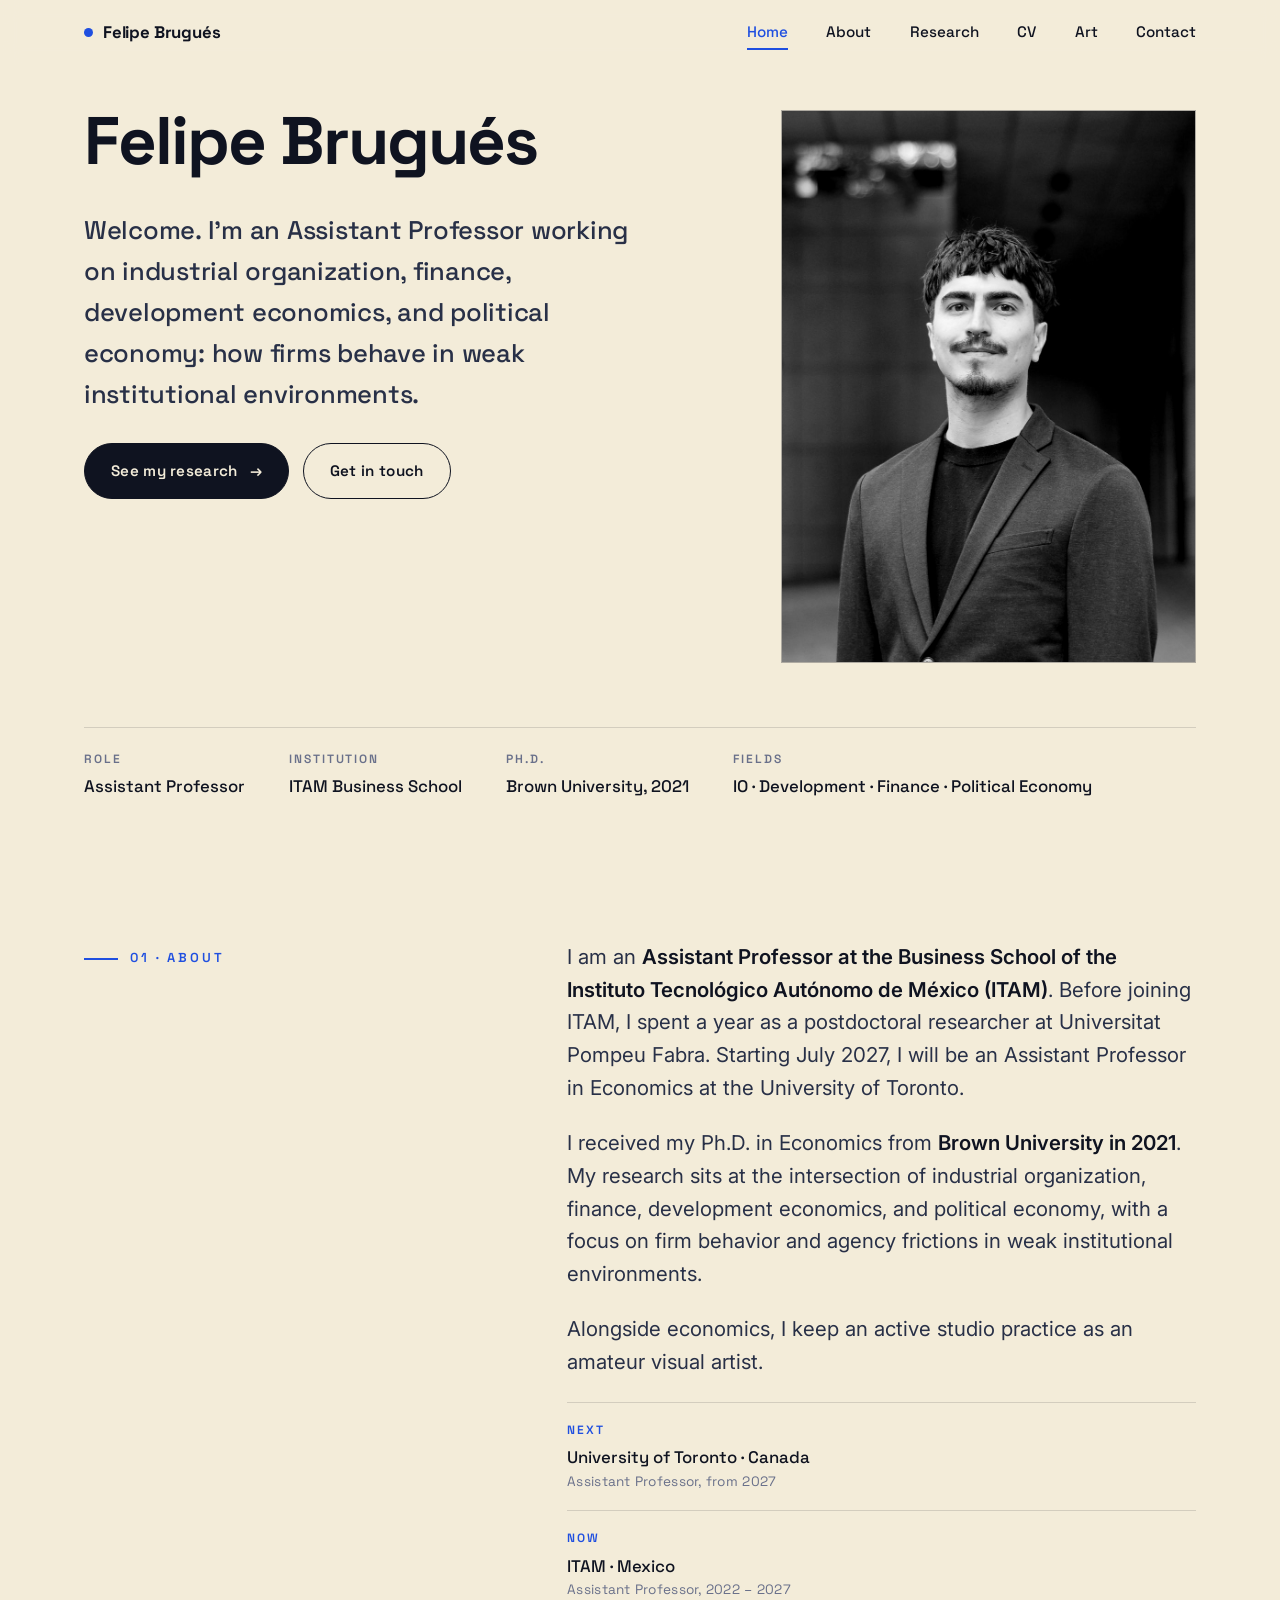
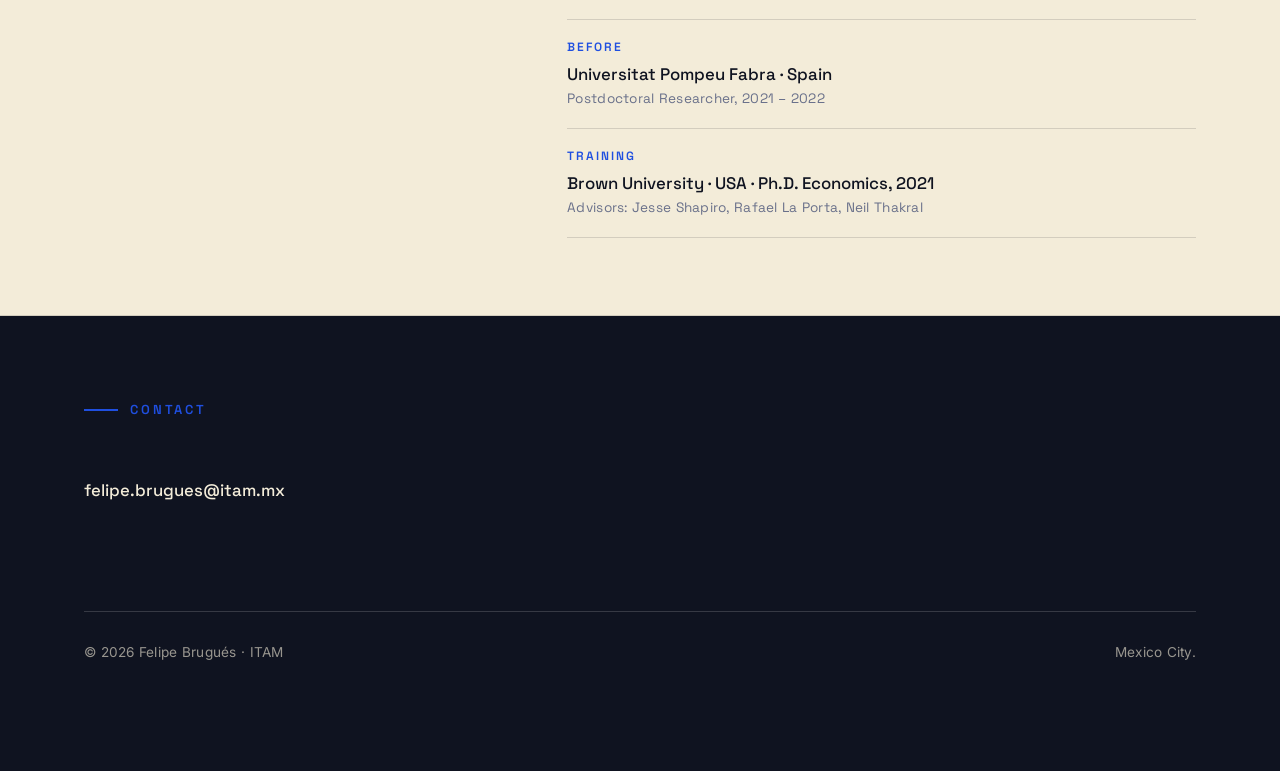
<file: index.html>
<!DOCTYPE html>
<html lang="en">
<head>
  <meta charset="UTF-8" />
  <meta name="viewport" content="width=device-width, initial-scale=1.0" />
  <meta name="theme-color" content="#f3ecd9" />
  <title>Economist: Felipe Brugués</title>
  <meta name="description" content="Felipe Brugués is an Assistant Professor of economics at ITAM, working on industrial organization, finance, development economics, and political economy." />
  <link rel="preconnect" href="https://fonts.googleapis.com" />
  <link rel="preconnect" href="https://fonts.gstatic.com" crossorigin />
  <link href="https://fonts.googleapis.com/css2?family=Inter:wght@400;500;600&family=Space+Grotesk:wght@400;500;600;700&display=swap" rel="stylesheet" />
  <link rel="stylesheet" href="assets/css/style.css?v=9" />
  <script>document.documentElement.classList.add("js");</script>
</head>
<body>

  <!-- NAV -->
  <header class="nav">
    <div class="nav__in">
      <a class="brand" href="index.html"><span class="dot"></span> Felipe Brugués</a>
      <input type="checkbox" id="nav-toggle" class="nav__cb" aria-label="Toggle menu" />
      <label class="nav__toggle" for="nav-toggle" aria-label="Menu">
        <span></span><span></span><span></span>
      </label>
      <nav class="nav__links" aria-label="Primary">
        <a href="index.html" class="active">Home</a>
        <a href="index.html#about">About</a>
        <a href="research.html">Research</a>
        <a href="cv.html">CV</a>
        <a href="art.html">Art</a>
        <a href="#contact">Contact</a>
      </nav>
    </div>
  </header>

  <main>
    <!-- HERO -->
    <section class="hero wrap">
      <div class="hero__grid">
        <div class="hero__head">
          <h1 class="hero__title">Felipe Brugués</h1>
          <p class="hero__role">
            Welcome. I'm an Assistant Professor working on industrial organization,
            finance, development economics, and political economy: how firms behave in weak
            institutional environments.
          </p>
          <div style="margin-top:28px; display:flex; gap:14px; flex-wrap:wrap;">
            <a class="btn" href="research.html">See my research <span class="arr">→</span></a>
            <a class="btn btn--ghost" href="#contact">Get in touch</a>
          </div>
        </div>

        <div class="hero__photo">
          <div class="frame">
            <img src="assets/img/felipe.jpg" alt="Felipe Brugués" />
          </div>
        </div>
      </div>

      <div class="hero__meta">
        <div class="item"><div class="k">Role</div><div class="v">Assistant Professor</div></div>
        <div class="item"><div class="k">Institution</div><div class="v">ITAM Business School</div></div>
        <div class="item"><div class="k">Ph.D.</div><div class="v">Brown University, 2021</div></div>
        <div class="item"><div class="k">Fields</div><div class="v">IO · Development · Finance · Political Economy</div></div>
      </div>
    </section>

    <!-- ABOUT -->
    <section class="section wrap" id="about">
      <div class="about__grid">
        <div>
          <span class="eyebrow reveal">01 · About</span>
        </div>
        <div class="about__body reveal" data-d="1">
          <p>
            I am an <strong>Assistant Professor at the Business School of the Instituto
            Tecnológico Autónomo de México (ITAM)</strong>. Before joining ITAM, I spent a year
            as a postdoctoral researcher at Universitat Pompeu Fabra. Starting July 2027, 
            I will be an Assistant Professor in Economics at the University of Toronto.
          </p>
          <p>
            I received my Ph.D. in Economics from <strong>Brown University in 2021</strong>. My
            research sits at the intersection of industrial organization, finance, development economics,
            and political economy, with a focus on firm behavior and agency frictions in weak
            institutional environments.
          </p>
          <p>
            Alongside economics, I keep an active studio practice as an amateur visual artist.
          </p>

          <div class="about__facts">
            <div class="fact"><span class="k">Next</span><span class="v">University of Toronto · Canada <small>Assistant Professor, from 2027</small></span></div>
            <div class="fact"><span class="k">Now</span><span class="v">ITAM · Mexico <small>Assistant Professor, 2022 – 2027</small></span></div>
            <div class="fact"><span class="k">Before</span><span class="v">Universitat Pompeu Fabra · Spain <small>Postdoctoral Researcher, 2021 – 2022</small></span></div>
            <div class="fact"><span class="k">Training</span><span class="v">Brown University · USA · Ph.D. Economics, 2021 <small>Advisors: Jesse Shapiro, Rafael La Porta, Neil Thakral</small></span></div>
          </div>
        </div>
      </div>
    </section>

    <hr class="divider" />

    <!-- CONTACT (dark) -->
    <section class="section dark" id="contact">
      <div class="wrap">
        <span class="eyebrow reveal">Contact</span>

        <div class="reveal" data-d="1" style="margin-top: clamp(34px,5vw,56px);">
          <div class="contact__row">
            <a href="mailto:felipe.brugues@itam.mx">felipe.brugues@itam.mx</a>
          </div>
        </div>

        <div class="foot">
          <small>© <span data-year>2026</span> Felipe Brugués · ITAM</small>
          <small>Mexico City.</small>
        </div>
      </div>
    </section>
  </main>

  <script src="assets/js/main.js?v=9"></script>
</body>
</html>
</file>
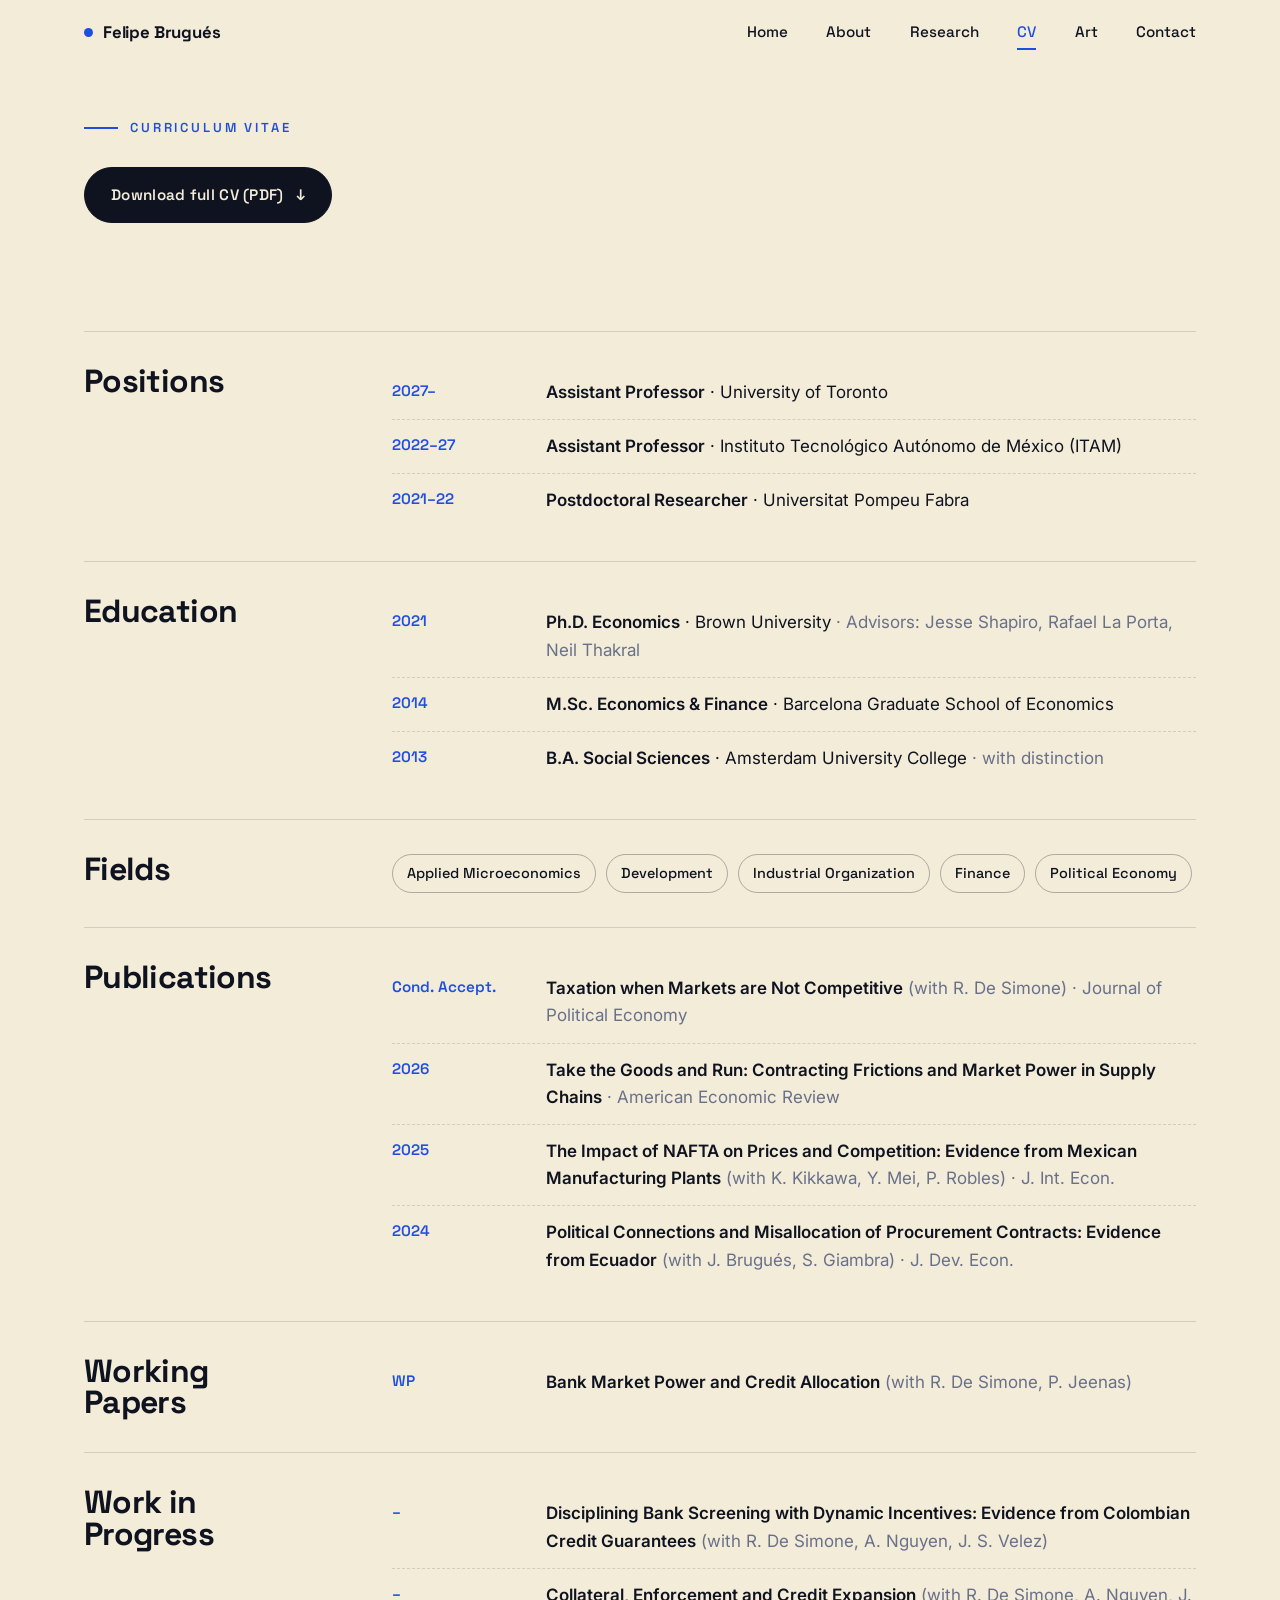
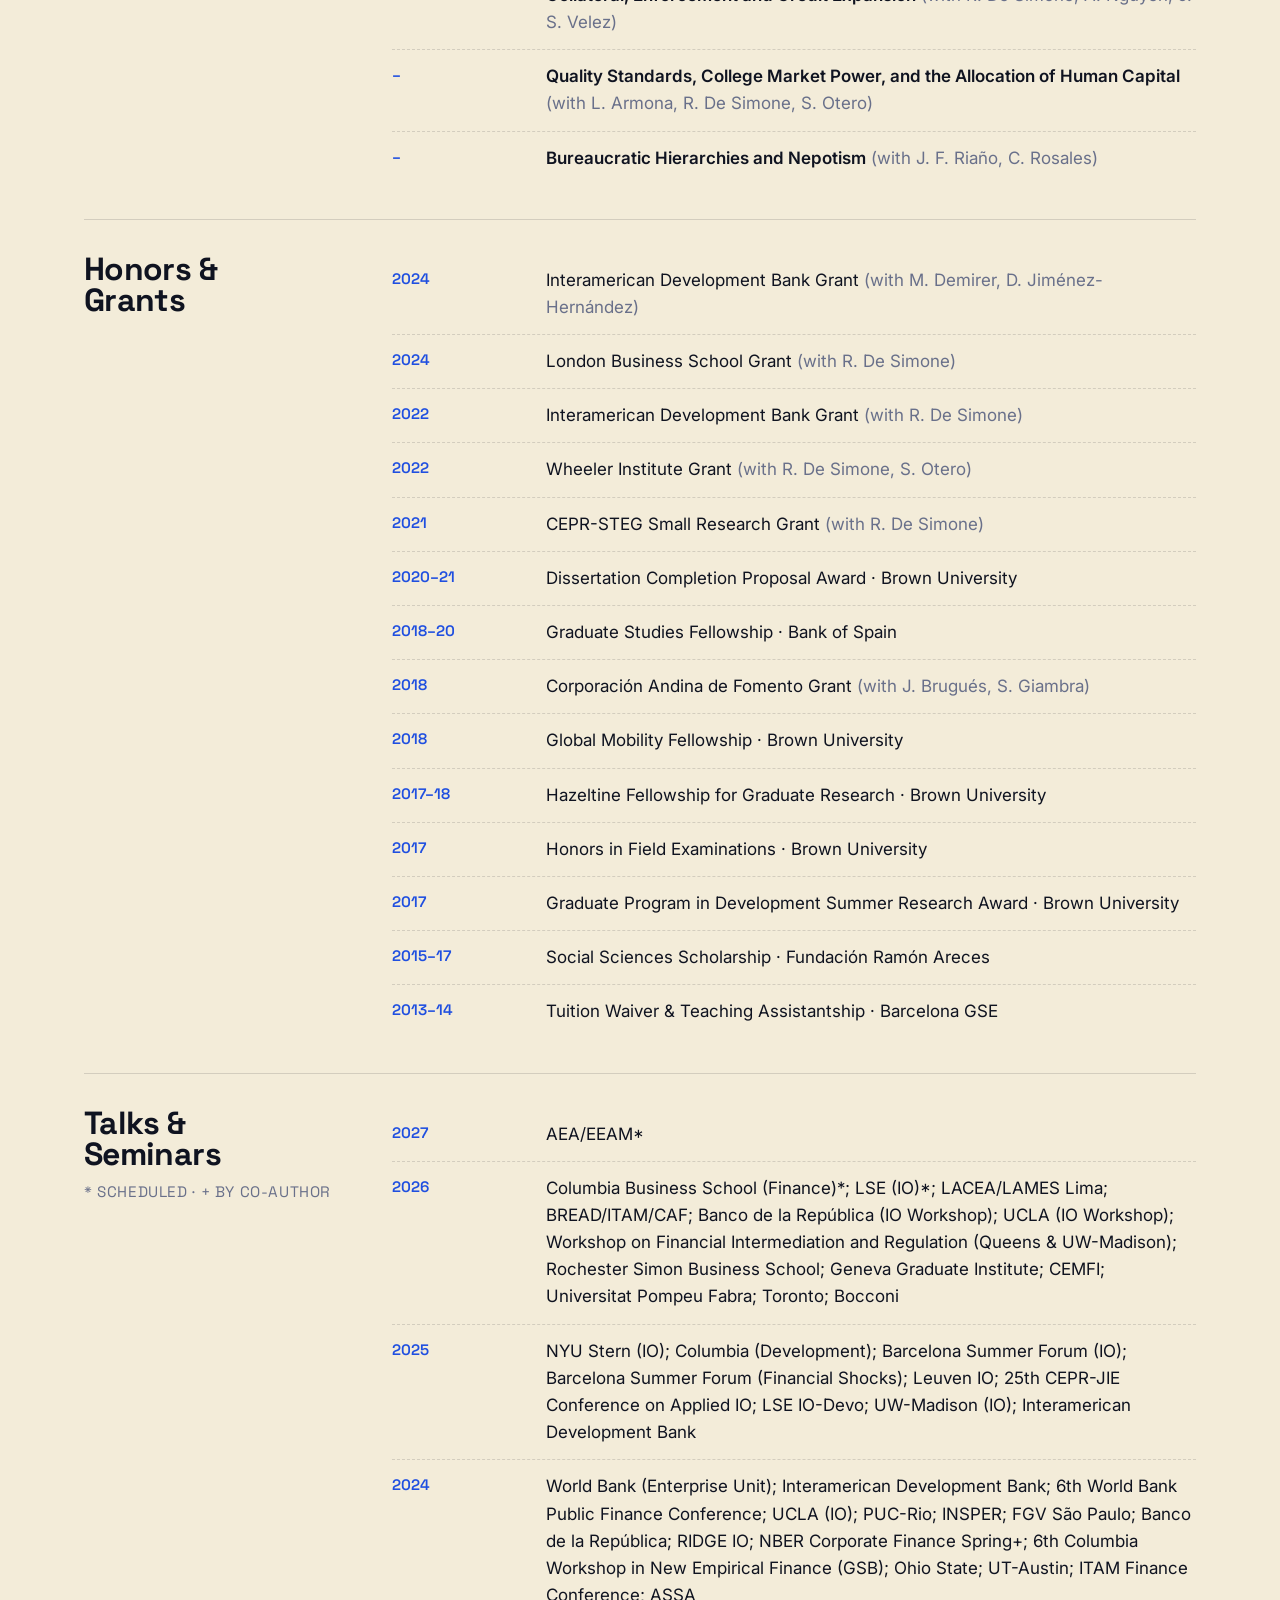
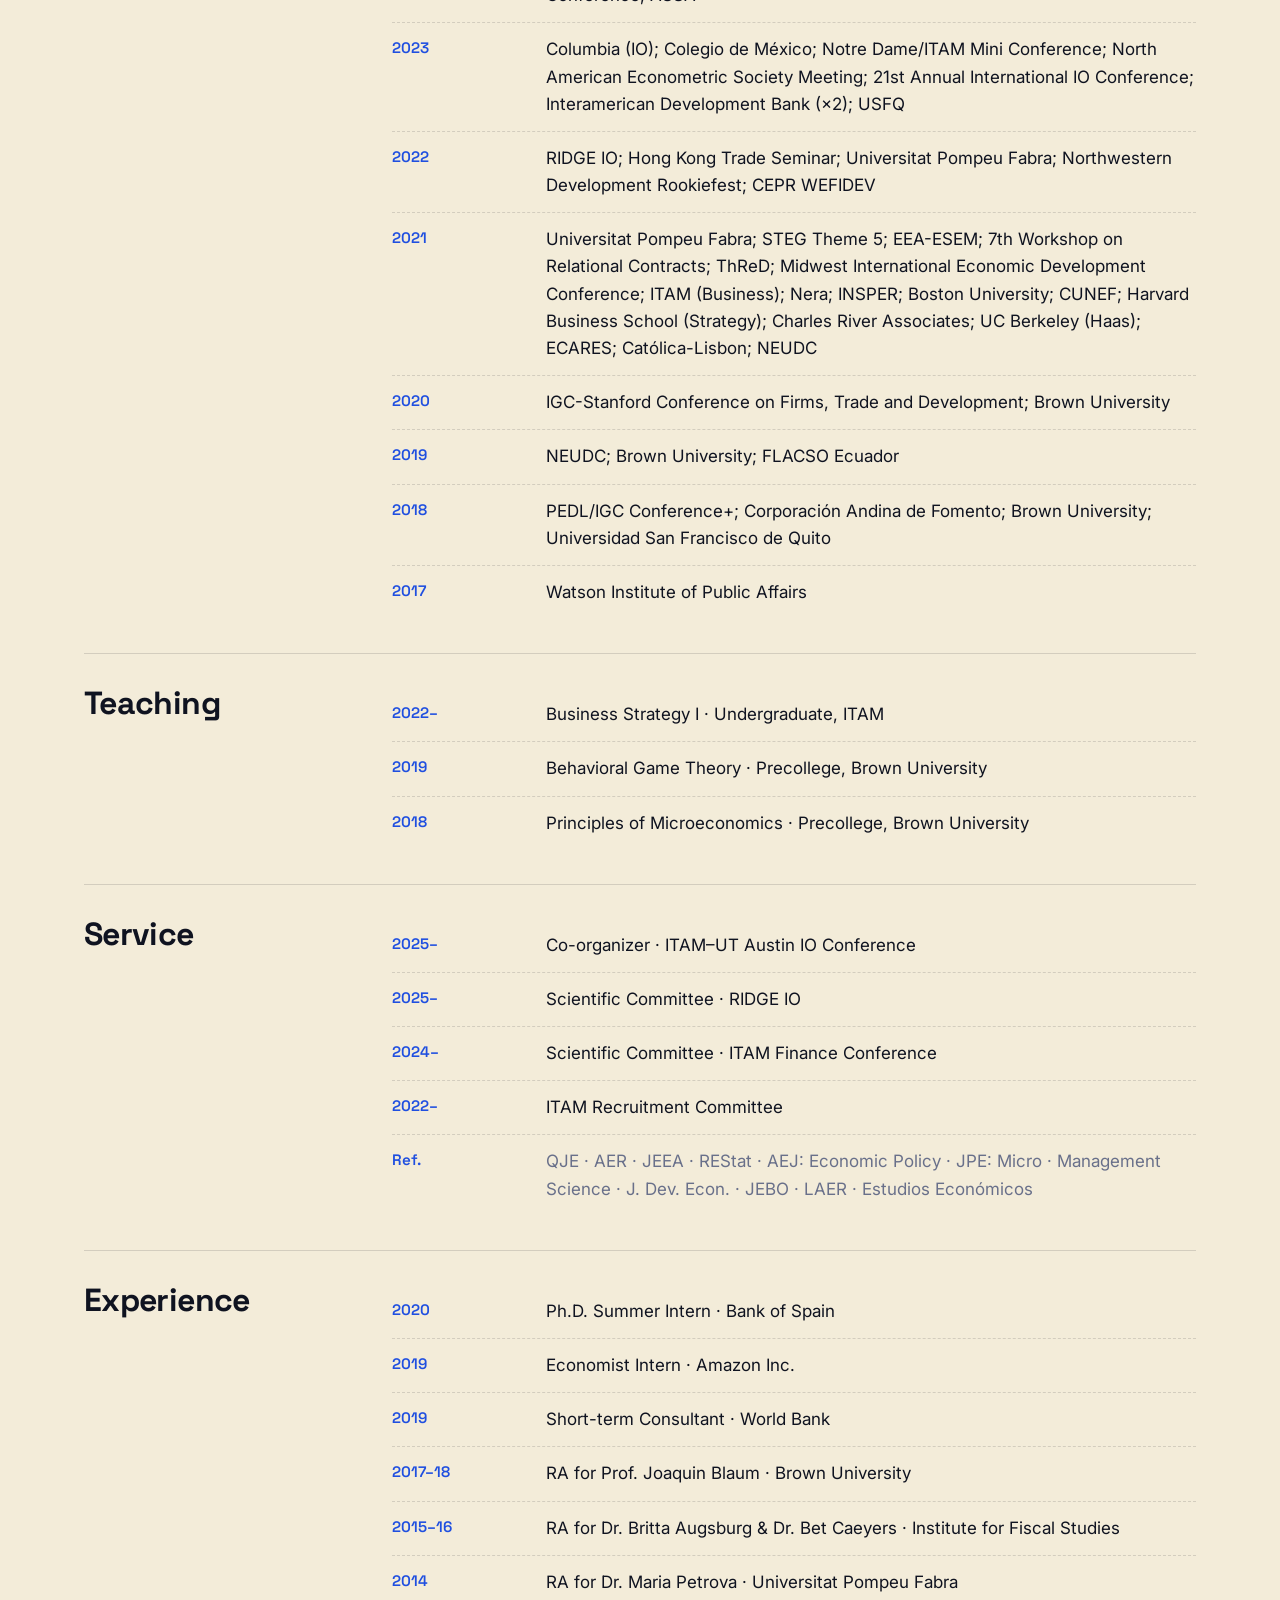
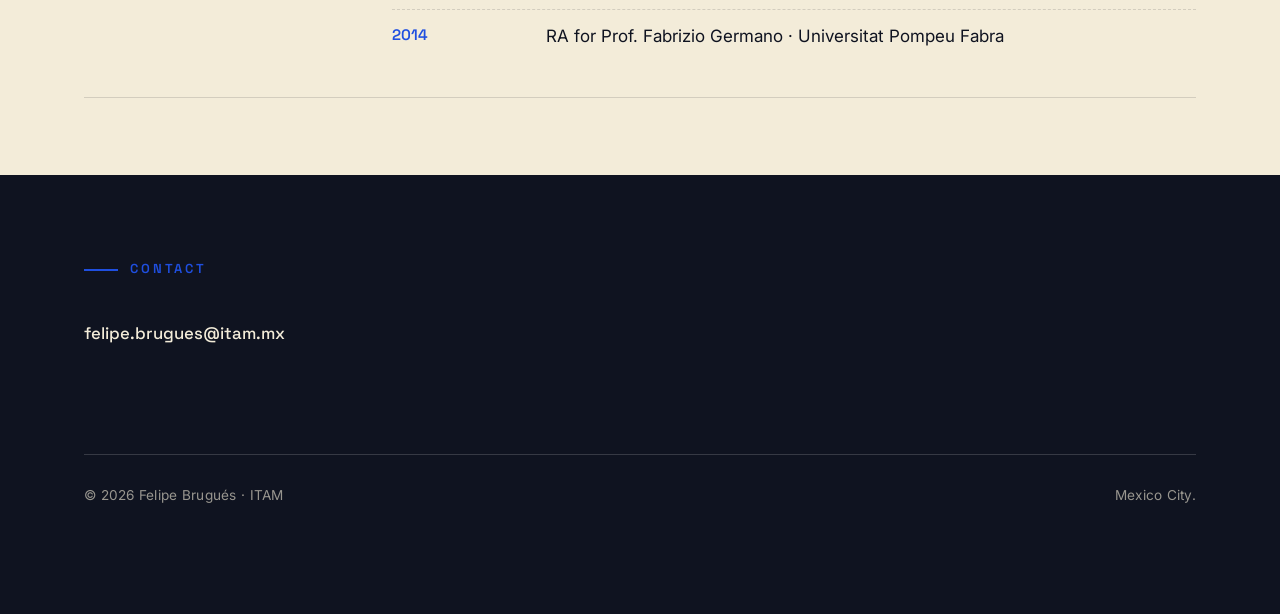
<file: cv.html>
<!DOCTYPE html>
<html lang="en">
<head>
  <meta charset="UTF-8" />
  <meta name="viewport" content="width=device-width, initial-scale=1.0" />
  <meta name="theme-color" content="#f3ecd9" />
  <title>CV: Felipe Brugués</title>
  <meta name="description" content="Curriculum vitae of Felipe Brugués: positions, education, awards, teaching, service, and experience." />
  <link rel="preconnect" href="https://fonts.googleapis.com" />
  <link rel="preconnect" href="https://fonts.gstatic.com" crossorigin />
  <link href="https://fonts.googleapis.com/css2?family=Inter:wght@400;500;600&family=Space+Grotesk:wght@400;500;600;700&display=swap" rel="stylesheet" />
  <link rel="stylesheet" href="assets/css/style.css?v=9" />
  <script>document.documentElement.classList.add("js");</script>
</head>
<body>

  <header class="nav">
    <div class="nav__in">
      <a class="brand" href="index.html"><span class="dot"></span> Felipe Brugués</a>
      <input type="checkbox" id="nav-toggle" class="nav__cb" aria-label="Toggle menu" />
      <label class="nav__toggle" for="nav-toggle" aria-label="Menu">
        <span></span><span></span><span></span>
      </label>
      <nav class="nav__links" aria-label="Primary">
        <a href="index.html">Home</a>
        <a href="index.html#about">About</a>
        <a href="research.html">Research</a>
        <a href="cv.html" class="active">CV</a>
        <a href="art.html">Art</a>
        <a href="#contact">Contact</a>
      </nav>
    </div>
  </header>

  <main>
    <!-- HEAD -->
    <section class="hero wrap" style="padding-bottom: clamp(24px,4vw,48px);">
      <span class="eyebrow reveal">Curriculum Vitae</span>
      <div class="reveal" data-d="3" style="margin-top:28px;">
        <a class="btn" href="https://fbrugues.github.io/files/cv/cv.pdf?v=2026-11" target="_blank" rel="noopener">
          Download full CV (PDF) <span class="arr">↓</span>
        </a>
      </div>
    </section>

    <!-- CV BODY -->
    <section class="section wrap" style="padding-top: clamp(32px,5vw,60px);">

      <div class="cv-row reveal">
        <div><h3>Positions</h3></div>
        <div>
          <div class="cv-item"><span class="yr">2027–</span><span class="d"><strong>Assistant Professor</strong> · University of Toronto </span></div>
          <div class="cv-item"><span class="yr">2022–27</span><span class="d"><strong>Assistant Professor</strong> · Instituto Tecnológico Autónomo de México (ITAM)</span></div>
          <div class="cv-item"><span class="yr">2021–22</span><span class="d"><strong>Postdoctoral Researcher</strong> · Universitat Pompeu Fabra</span></div>
        </div>
      </div>

      <div class="cv-row reveal">
        <div><h3>Education</h3></div>
        <div>
          <div class="cv-item"><span class="yr">2021</span><span class="d"><strong>Ph.D. Economics</strong> · Brown University <span>· Advisors: Jesse Shapiro, Rafael La Porta, Neil Thakral</span></span></div>
          <div class="cv-item"><span class="yr">2014</span><span class="d"><strong>M.Sc. Economics &amp; Finance</strong> · Barcelona Graduate School of Economics</span></div>
          <div class="cv-item"><span class="yr">2013</span><span class="d"><strong>B.A. Social Sciences</strong> · Amsterdam University College <span>· with distinction</span></span></div>
        </div>
      </div>

      <div class="cv-row reveal">
        <div><h3>Fields</h3></div>
        <div>
          <div class="cv-tags">
            <span>Applied Microeconomics</span><span>Development</span>
            <span>Industrial Organization</span><span>Finance</span><span>Political Economy</span>
          </div>
        </div>
      </div>

      <div class="cv-row reveal">
        <div><h3>Publications</h3></div>
        <div>
          <div class="cv-item"><span class="yr">Cond. Accept.</span><span class="d"><strong>Taxation when Markets are Not Competitive</strong> <span>(with R. De Simone) · Journal of Political Economy</span></span></div>
          <div class="cv-item"><span class="yr">2026</span><span class="d"><strong>Take the Goods and Run: Contracting Frictions and Market Power in Supply Chains</strong> <span> · American Economic Review</span></span></div>
          <div class="cv-item"><span class="yr">2025</span><span class="d"><strong>The Impact of NAFTA on Prices and Competition: Evidence from Mexican Manufacturing Plants</strong> <span>(with K. Kikkawa, Y. Mei, P. Robles) · J. Int. Econ.</span></span></div>
          <div class="cv-item"><span class="yr">2024</span><span class="d"><strong>Political Connections and Misallocation of Procurement Contracts: Evidence from Ecuador</strong> <span>(with J. Brugués, S. Giambra) · J. Dev. Econ.</span></span></div>
        </div>
      </div>

      <div class="cv-row reveal">
        <div><h3>Working<br>Papers</h3></div>
        <div>
          <div class="cv-item"><span class="yr">WP</span><span class="d"><strong>Bank Market Power and Credit Allocation</strong> <span>(with R. De Simone, P. Jeenas)</span></span></div>
        </div>
      </div>

      <div class="cv-row reveal">
        <div><h3>Work in<br>Progress</h3></div>
        <div>
          <div class="cv-item"><span class="yr">–</span><span class="d"><strong>Disciplining Bank Screening with Dynamic Incentives: Evidence from Colombian Credit Guarantees</strong> <span>(with R. De Simone, A. Nguyen, J. S. Velez)</span></span></div>
          <div class="cv-item"><span class="yr">–</span><span class="d"><strong>Collateral, Enforcement and Credit Expansion</strong> <span>(with R. De Simone, A. Nguyen, J. S. Velez)</span></span></div>
          <div class="cv-item"><span class="yr">–</span><span class="d"><strong>Quality Standards, College Market Power, and the Allocation of Human Capital</strong> <span>(with L. Armona, R. De Simone, S. Otero)</span></span></div>
          <div class="cv-item"><span class="yr">–</span><span class="d"><strong>Bureaucratic Hierarchies and Nepotism</strong> <span>(with J. F. Riaño, C. Rosales)</span></span></div>
        </div>
      </div>

      <div class="cv-row reveal">
        <div><h3>Honors &amp;<br>Grants</h3></div>
        <div>
          <div class="cv-item"><span class="yr">2024</span><span class="d">Interamerican Development Bank Grant <span>(with M. Demirer, D. Jiménez-Hernández)</span></span></div>
          <div class="cv-item"><span class="yr">2024</span><span class="d">London Business School Grant <span>(with R. De Simone)</span></span></div>
          <div class="cv-item"><span class="yr">2022</span><span class="d">Interamerican Development Bank Grant <span>(with R. De Simone)</span></span></div>
          <div class="cv-item"><span class="yr">2022</span><span class="d">Wheeler Institute Grant <span>(with R. De Simone, S. Otero)</span></span></div>
          <div class="cv-item"><span class="yr">2021</span><span class="d">CEPR-STEG Small Research Grant <span>(with R. De Simone)</span></span></div>
          <div class="cv-item"><span class="yr">2020–21</span><span class="d">Dissertation Completion Proposal Award · Brown University</span></div>
          <div class="cv-item"><span class="yr">2018–20</span><span class="d">Graduate Studies Fellowship · Bank of Spain</span></div>
          <div class="cv-item"><span class="yr">2018</span><span class="d">Corporación Andina de Fomento Grant <span>(with J. Brugués, S. Giambra)</span></span></div>
          <div class="cv-item"><span class="yr">2018</span><span class="d">Global Mobility Fellowship · Brown University</span></div>
          <div class="cv-item"><span class="yr">2017–18</span><span class="d">Hazeltine Fellowship for Graduate Research · Brown University</span></div>
          <div class="cv-item"><span class="yr">2017</span><span class="d">Honors in Field Examinations · Brown University</span></div>
          <div class="cv-item"><span class="yr">2017</span><span class="d">Graduate Program in Development Summer Research Award · Brown University</span></div>
          <div class="cv-item"><span class="yr">2015–17</span><span class="d">Social Sciences Scholarship · Fundación Ramón Areces</span></div>
          <div class="cv-item"><span class="yr">2013–14</span><span class="d">Tuition Waiver &amp; Teaching Assistantship · Barcelona GSE</span></div>
        </div>
      </div>

      <div class="cv-row reveal">
        <div><h3>Talks &amp;<br>Seminars</h3><p class="sub">* scheduled · + by co-author</p></div>
        <div>
          <div class="cv-item"><span class="yr">2027</span><span class="d">AEA/EEAM*</span></div>
          <div class="cv-item"><span class="yr">2026</span><span class="d">Columbia Business School (Finance)*; LSE (IO)*; LACEA/LAMES Lima; BREAD/ITAM/CAF; Banco de la República (IO Workshop); UCLA (IO Workshop); Workshop on Financial Intermediation and Regulation (Queens &amp; UW-Madison); Rochester Simon Business School; Geneva Graduate Institute; CEMFI; Universitat Pompeu Fabra; Toronto; Bocconi</span></div>
          <div class="cv-item"><span class="yr">2025</span><span class="d">NYU Stern (IO); Columbia (Development); Barcelona Summer Forum (IO); Barcelona Summer Forum (Financial Shocks); Leuven IO; 25th CEPR-JIE Conference on Applied IO; LSE IO-Devo; UW-Madison (IO); Interamerican Development Bank</span></div>
          <div class="cv-item"><span class="yr">2024</span><span class="d">World Bank (Enterprise Unit); Interamerican Development Bank; 6th World Bank Public Finance Conference; UCLA (IO); PUC-Rio; INSPER; FGV São Paulo; Banco de la República; RIDGE IO; NBER Corporate Finance Spring+; 6th Columbia Workshop in New Empirical Finance (GSB); Ohio State; UT-Austin; ITAM Finance Conference; ASSA</span></div>
          <div class="cv-item"><span class="yr">2023</span><span class="d">Columbia (IO); Colegio de México; Notre Dame/ITAM Mini Conference; North American Econometric Society Meeting; 21st Annual International IO Conference; Interamerican Development Bank (×2); USFQ</span></div>
          <div class="cv-item"><span class="yr">2022</span><span class="d">RIDGE IO; Hong Kong Trade Seminar; Universitat Pompeu Fabra; Northwestern Development Rookiefest; CEPR WEFIDEV</span></div>
          <div class="cv-item"><span class="yr">2021</span><span class="d">Universitat Pompeu Fabra; STEG Theme 5; EEA-ESEM; 7th Workshop on Relational Contracts; ThReD; Midwest International Economic Development Conference; ITAM (Business); Nera; INSPER; Boston University; CUNEF; Harvard Business School (Strategy); Charles River Associates; UC Berkeley (Haas); ECARES; Católica-Lisbon; NEUDC</span></div>
          <div class="cv-item"><span class="yr">2020</span><span class="d">IGC-Stanford Conference on Firms, Trade and Development; Brown University</span></div>
          <div class="cv-item"><span class="yr">2019</span><span class="d">NEUDC; Brown University; FLACSO Ecuador</span></div>
          <div class="cv-item"><span class="yr">2018</span><span class="d">PEDL/IGC Conference+; Corporación Andina de Fomento; Brown University; Universidad San Francisco de Quito</span></div>
          <div class="cv-item"><span class="yr">2017</span><span class="d">Watson Institute of Public Affairs</span></div>
        </div>
      </div>

      <div class="cv-row reveal">
        <div><h3>Teaching</h3></div>
        <div>
          <div class="cv-item"><span class="yr">2022–</span><span class="d">Business Strategy I · Undergraduate, ITAM</span></div>
          <div class="cv-item"><span class="yr">2019</span><span class="d">Behavioral Game Theory · Precollege, Brown University</span></div>
          <div class="cv-item"><span class="yr">2018</span><span class="d">Principles of Microeconomics · Precollege, Brown University</span></div>
        </div>
      </div>


      <div class="cv-row reveal">
        <div><h3>Service</h3></div>
        <div>
          <div class="cv-item"><span class="yr">2025–</span><span class="d">Co-organizer · ITAM–UT Austin IO Conference</span></div>
          <div class="cv-item"><span class="yr">2025–</span><span class="d">Scientific Committee · RIDGE IO</span></div>
          <div class="cv-item"><span class="yr">2024–</span><span class="d">Scientific Committee · ITAM Finance Conference</span></div>
          <div class="cv-item"><span class="yr">2022–</span><span class="d">ITAM Recruitment Committee</span></div>
          <div class="cv-item"><span class="yr">Ref.</span><span class="d"><span>QJE · AER · JEEA · REStat · AEJ: Economic Policy · JPE: Micro · Management Science · J. Dev. Econ. · JEBO · LAER · Estudios Económicos</span></span></div>
        </div>
      </div>

      <div class="cv-row reveal">
        <div><h3>Experience</h3></div>
        <div>
          <div class="cv-item"><span class="yr">2020</span><span class="d">Ph.D. Summer Intern · Bank of Spain</span></div>
          <div class="cv-item"><span class="yr">2019</span><span class="d">Economist Intern · Amazon Inc.</span></div>
          <div class="cv-item"><span class="yr">2019</span><span class="d">Short-term Consultant · World Bank</span></div>
          <div class="cv-item"><span class="yr">2017–18</span><span class="d">RA for Prof. Joaquin Blaum · Brown University</span></div>
          <div class="cv-item"><span class="yr">2015–16</span><span class="d">RA for Dr. Britta Augsburg &amp; Dr. Bet Caeyers · Institute for Fiscal Studies</span></div>
          <div class="cv-item"><span class="yr">2014</span><span class="d">RA for Dr. Maria Petrova · Universitat Pompeu Fabra</span></div>
          <div class="cv-item"><span class="yr">2014</span><span class="d">RA for Prof. Fabrizio Germano · Universitat Pompeu Fabra</span></div>
        </div>
      </div>

    </section>

    <!-- CONTACT -->
    <section class="section dark" id="contact">
      <div class="wrap">
        <span class="eyebrow reveal">Contact</span>
        <div class="contact__row reveal" data-d="2">
          <a href="mailto:felipe.brugues@itam.mx">felipe.brugues@itam.mx</a>
        </div>
        <div class="foot">
          <small>© <span data-year>2026</span> Felipe Brugués · ITAM</small>
          <small>Mexico City.</small>
        </div>
      </div>
    </section>
  </main>

  <script src="assets/js/main.js?v=9"></script>
</body>
</html>
</file>
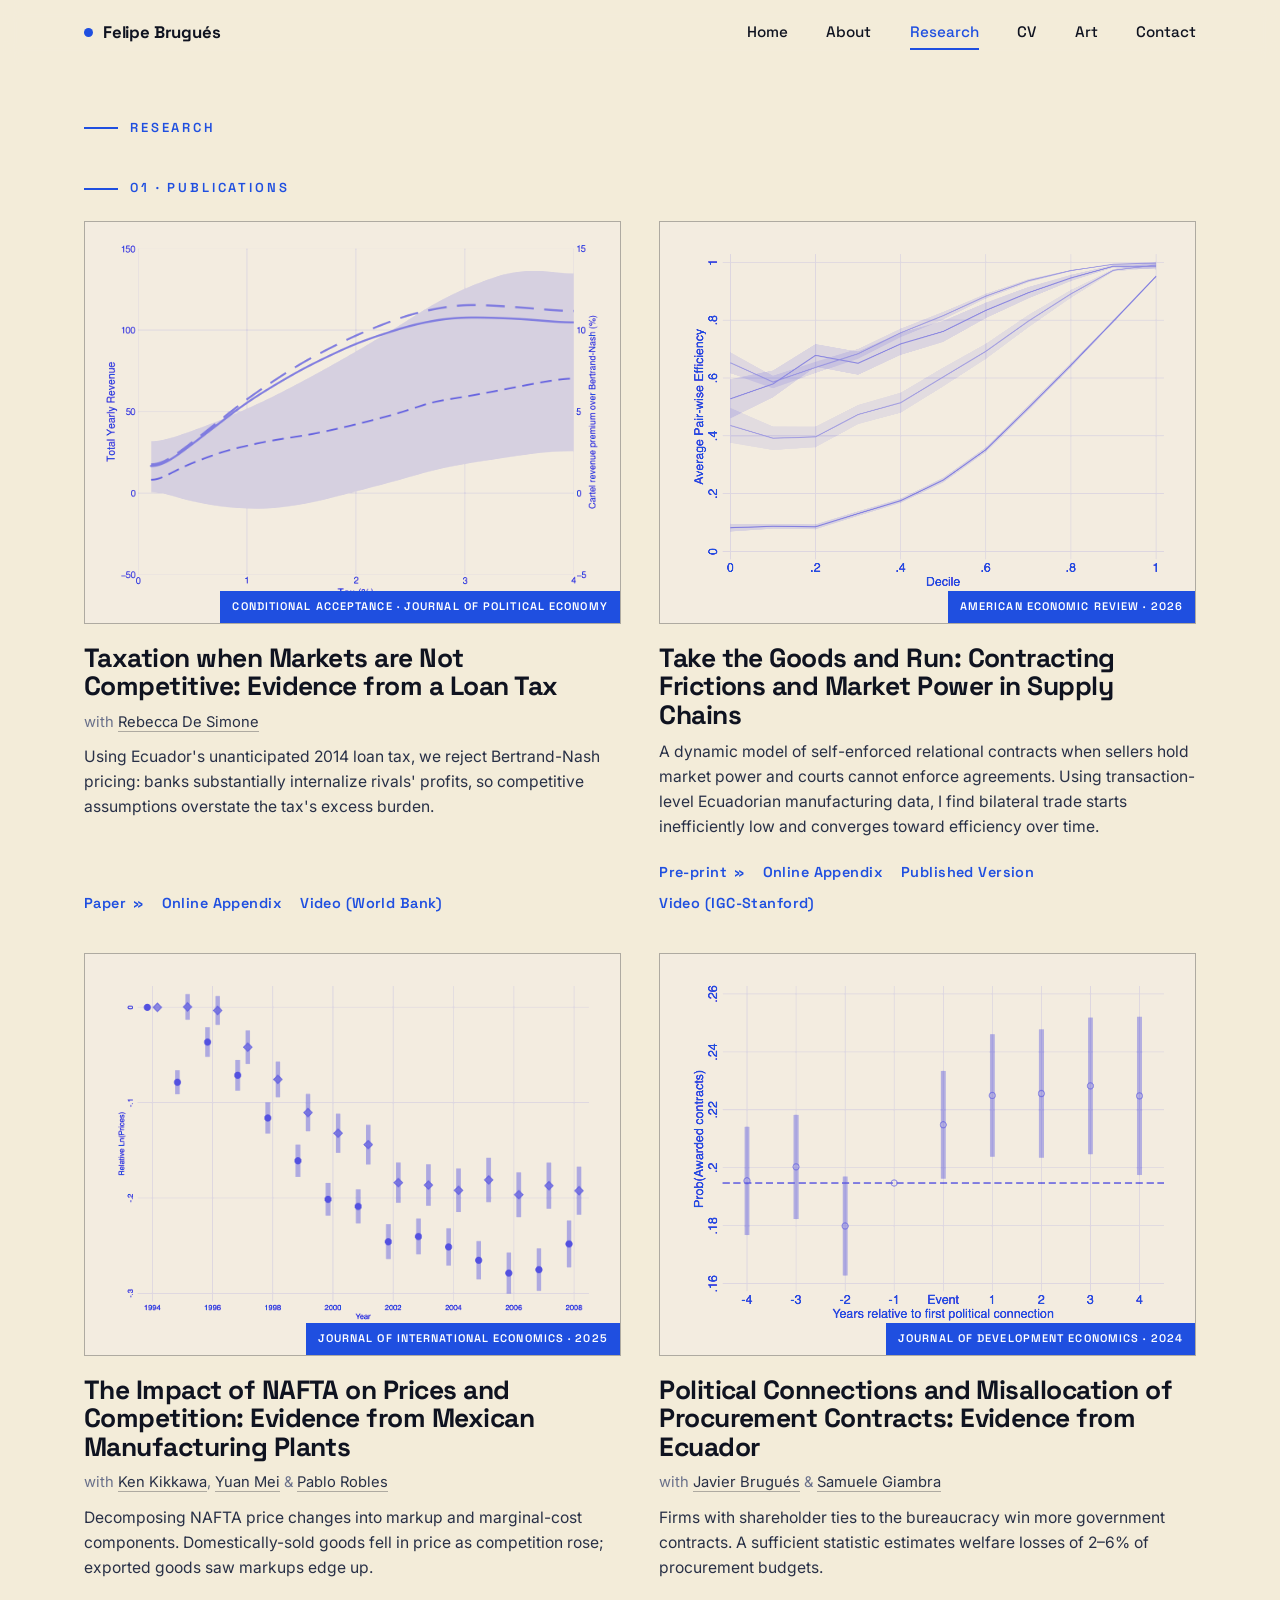
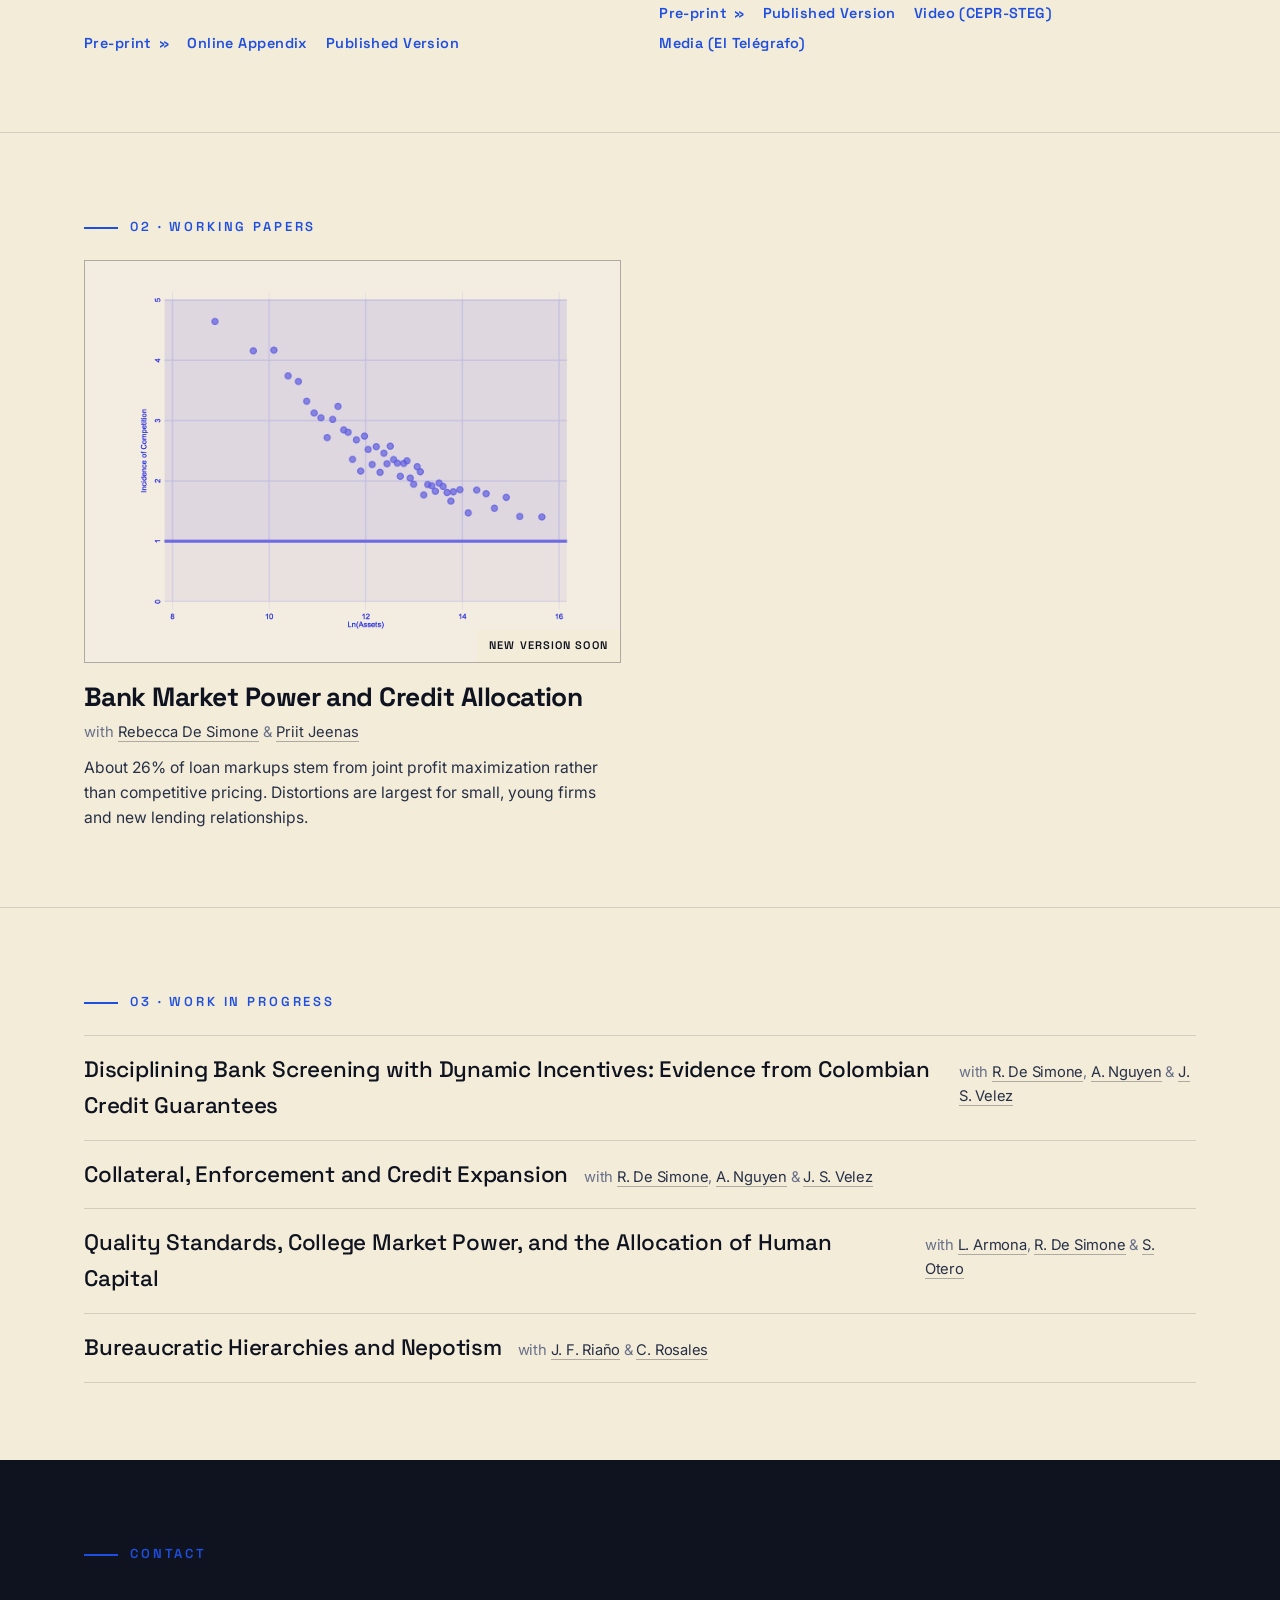
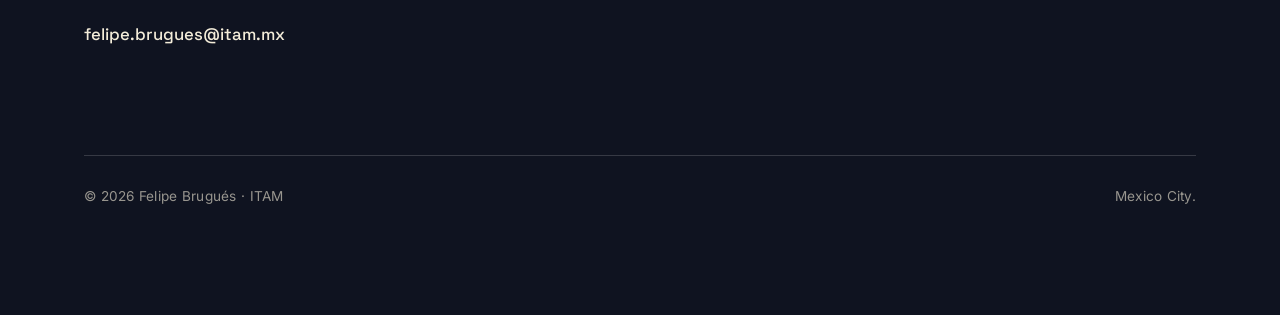
<file: research.html>
<!DOCTYPE html>
<html lang="en">
<head>
  <meta charset="UTF-8" />
  <meta name="viewport" content="width=device-width, initial-scale=1.0" />
  <meta name="theme-color" content="#f3ecd9" />
  <title>Research: Felipe Brugués</title>
  <meta name="description" content="Publications, working papers, and work in progress by Felipe Brugués: industrial organization, finance, development economics, and political economy." />
  <link rel="preconnect" href="https://fonts.googleapis.com" />
  <link rel="preconnect" href="https://fonts.gstatic.com" crossorigin />
  <link href="https://fonts.googleapis.com/css2?family=Inter:wght@400;500;600&family=Space+Grotesk:wght@400;500;600;700&display=swap" rel="stylesheet" />
  <link rel="stylesheet" href="assets/css/style.css?v=9" />
  <script>document.documentElement.classList.add("js");</script>
</head>
<body>

  <header class="nav">
    <div class="nav__in">
      <a class="brand" href="index.html"><span class="dot"></span> Felipe Brugués</a>
      <input type="checkbox" id="nav-toggle" class="nav__cb" aria-label="Toggle menu" />
      <label class="nav__toggle" for="nav-toggle" aria-label="Menu">
        <span></span><span></span><span></span>
      </label>
      <nav class="nav__links" aria-label="Primary">
        <a href="index.html">Home</a>
        <a href="index.html#about">About</a>
        <a href="research.html" class="active">Research</a>
        <a href="cv.html">CV</a>
        <a href="art.html">Art</a>
        <a href="#contact">Contact</a>
      </nav>
    </div>
  </header>

  <main>
    <!-- PAGE HEAD -->
    <section class="hero wrap" style="padding-bottom: clamp(8px,1.5vw,16px);">
      <span class="eyebrow reveal">Research</span>
    </section>

    <!-- PUBLICATIONS -->
    <section class="section wrap" style="padding-top: clamp(8px,1.5vw,16px);">
      <div class="work__head">
        <div>
          <span class="eyebrow reveal">01 · Publications</span>
        </div>
      </div>

      <div class="work-grid">
        <article class="card reveal">
          <div class="card__thumb card__thumb--fig">
            <span class="badge is-pub">Conditional Acceptance · Journal of Political Economy</span>
            <img src="assets/img/paper-taxation.png?v=2" alt="Figure: Taxation — tax revenue by rate and mode of conduct" loading="lazy" />
          </div>
          <div class="card__body">
            <h3 class="card__title">Taxation when Markets are Not Competitive: Evidence from a Loan Tax</h3>
            <p class="card__authors">with <a href="https://www.rebeccadesimone.com" target="_blank" rel="noopener">Rebecca De Simone</a></p>
            <p class="card__desc">Using Ecuador's unanticipated 2014 loan tax, we reject Bertrand-Nash pricing: banks substantially internalize rivals' profits, so competitive assumptions overstate the tax's excess burden.</p>
            <div class="card__links">
              <a class="card__link" href="https://fbrugues.github.io/files/papers/taxation.pdf" target="_blank" rel="noopener">Paper <span class="arr">»</span></a>
              <a class="card__link" href="https://fbrugues.github.io/files/papers/taxation_appendix.pdf" target="_blank" rel="noopener">Online Appendix</a>
              <a class="card__link" href="https://worldbank.scene7.com/s7viewers/html5/VideoViewer.html?asset=worldbankprod/PFC14-Brugues&config=worldbankprod/WB-Standard-Player-1&serverUrl=https://worldbank.scene7.com/is/image/&contenturl=https://worldbank.scene7.com/is/content/&posterimage=&videoserverurl=https://worldbank.scene7.com/is/content" target="_blank" rel="noopener">Video (World Bank)</a>
            </div>
          </div>
        </article>

        <article class="card reveal" data-d="1">
          <div class="card__thumb card__thumb--fig">
            <span class="badge is-pub">American Economic Review · 2026</span>
            <img src="assets/img/paper-tgr.png" alt="Figure: Take the Goods and Run" loading="lazy" />
          </div>
          <div class="card__body">
            <h3 class="card__title">Take the Goods and Run: Contracting Frictions and Market Power in Supply Chains</h3>
            <p class="card__desc">A dynamic model of self-enforced relational contracts when sellers hold market power and courts cannot enforce agreements. Using transaction-level Ecuadorian manufacturing data, I find bilateral trade starts inefficiently low and converges toward efficiency over time.</p>
            <div class="card__links">
              <a class="card__link" href="https://fbrugues.github.io/files/papers/contracts_main.pdf" target="_blank" rel="noopener">Pre-print <span class="arr">»</span></a>
              <a class="card__link" href="https://fbrugues.github.io/files/papers/contracts_online_appendix.pdf" target="_blank" rel="noopener">Online Appendix</a>
              <a class="card__link" href="https://www.aeaweb.org/articles?id=10.1257/aer.20230264" target="_blank" rel="noopener">Published Version</a>
              <a class="card__link" href="https://www.youtube.com/watch?v=cJJMbX8VgQs" target="_blank" rel="noopener">Video (IGC-Stanford)</a>
            </div>
          </div>
        </article>

        <article class="card reveal" data-d="1">
          <div class="card__thumb card__thumb--fig">
            <span class="badge is-pub">Journal of International Economics · 2025</span>
            <img src="assets/img/paper-nafta.png" alt="Figure: Impact of NAFTA on Prices and Competition" loading="lazy" />
          </div>
          <div class="card__body">
            <h3 class="card__title">The Impact of NAFTA on Prices and Competition: Evidence from Mexican Manufacturing Plants</h3>
            <p class="card__authors">with
              <a href="https://sites.google.com/view/ayumukenkikkawa/home" target="_blank" rel="noopener">Ken Kikkawa</a>,
              <a href="https://sites.google.com/site/meiyecon/home" target="_blank" rel="noopener">Yuan Mei</a> &amp;
              <a href="https://sites.google.com/view/probless/home" target="_blank" rel="noopener">Pablo Robles</a></p>
            <p class="card__desc">Decomposing NAFTA price changes into markup and marginal-cost components. Domestically-sold goods fell in price as competition rose; exported goods saw markups edge up.</p>
            <div class="card__links">
              <a class="card__link" href="https://fbrugues.github.io/files/papers/nafta.pdf" target="_blank" rel="noopener">Pre-print <span class="arr">»</span></a>
              <a class="card__link" href="https://fbrugues.github.io/files/papers/nafta_onlineapp.pdf" target="_blank" rel="noopener">Online Appendix</a>
              <a class="card__link" href="https://www.sciencedirect.com/science/article/abs/pii/S0022199625000418" target="_blank" rel="noopener">Published Version</a>
            </div>
          </div>
        </article>

        <article class="card reveal">
          <div class="card__thumb card__thumb--fig">
            <span class="badge is-pub">Journal of Development Economics · 2024</span>
            <img src="assets/img/paper-polcon.png" alt="Figure: Political Connections and Procurement" loading="lazy" />
          </div>
          <div class="card__body">
            <h3 class="card__title">Political Connections and Misallocation of Procurement Contracts: Evidence from Ecuador</h3>
            <p class="card__authors">with
              <a href="https://sites.google.com/view/javierbrugues/" target="_blank" rel="noopener">Javier Brugués</a> &amp;
              <a href="https://www.samuelegiambra.com/" target="_blank" rel="noopener">Samuele Giambra</a></p>
            <p class="card__desc">Firms with shareholder ties to the bureaucracy win more government contracts. A sufficient statistic estimates welfare losses of 2–6% of procurement budgets.</p>
            <div class="card__links">
              <a class="card__link" href="https://fbrugues.github.io/files/papers/polcon.pdf" target="_blank" rel="noopener">Pre-print <span class="arr">»</span></a>
              <a class="card__link" href="https://www.sciencedirect.com/science/article/pii/S0304387824000452" target="_blank" rel="noopener">Published Version</a>
              <a class="card__link" href="https://youtu.be/L01ut6Q-9WE?t=2782" target="_blank" rel="noopener">Video (CEPR-STEG)</a>
              <a class="card__link" href="https://www.eltelegrafo.com.ec/noticias/economia/4/corrupcion-obras-publicas" target="_blank" rel="noopener">Media (El Telégrafo)</a>
            </div>
          </div>
        </article>
      </div>
    </section>

    <hr class="divider" />

    <!-- WORKING PAPERS -->
    <section class="section wrap">
      <div class="work__head">
        <div>
          <span class="eyebrow reveal">02 · Working Papers</span>
        </div>
      </div>

      <div class="work-grid">
        <article class="card reveal">
          <div class="card__thumb card__thumb--fig">
            <span class="badge">New version soon</span>
            <img src="assets/img/paper-bankpower.png" alt="Figure: Bank Market Power and Credit Allocation" loading="lazy" />
          </div>
          <div class="card__body">
            <h3 class="card__title">Bank Market Power and Credit Allocation</h3>
            <p class="card__authors">with <a href="https://www.rebeccadesimone.com" target="_blank" rel="noopener">Rebecca De Simone</a> &amp; <a href="https://sites.google.com/site/priitjeenas/" target="_blank" rel="noopener">Priit Jeenas</a></p>
            <p class="card__desc">About 26% of loan markups stem from joint profit maximization rather than competitive pricing. Distortions are largest for small, young firms and new lending relationships.</p>
          </div>
        </article>
      </div>
    </section>

    <hr class="divider" />

    <!-- WORK IN PROGRESS -->
    <section class="section wrap">
      <div class="work__head">
        <div>
          <span class="eyebrow reveal">03 · Work in Progress</span>
        </div>
      </div>

      <ul class="wip">
        <li class="reveal">Disciplining Bank Screening with Dynamic Incentives: Evidence from Colombian Credit Guarantees <span class="co">with <a href="https://www.rebeccadesimone.com" target="_blank" rel="noopener">R. De Simone</a>, <a href="https://www.anhnguyentm.com" target="_blank" rel="noopener">A. Nguyen</a> &amp; <a href="https://investiga.banrep.gov.co/es/profile/830" target="_blank" rel="noopener">J. S. Velez</a></span></li>
        <li class="reveal">Collateral, Enforcement and Credit Expansion <span class="co">with <a href="https://www.rebeccadesimone.com" target="_blank" rel="noopener">R. De Simone</a>, <a href="https://www.anhnguyentm.com" target="_blank" rel="noopener">A. Nguyen</a> &amp; <a href="https://investiga.banrep.gov.co/es/profile/830" target="_blank" rel="noopener">J. S. Velez</a></span></li>
        <li class="reveal">Quality Standards, College Market Power, and the Allocation of Human Capital <span class="co">with <a href="https://luisarmona.github.io" target="_blank" rel="noopener">L. Armona</a>, <a href="https://www.rebeccadesimone.com" target="_blank" rel="noopener">R. De Simone</a> &amp; <a href="https://sebotero.github.io" target="_blank" rel="noopener">S. Otero</a></span></li>
        <li class="reveal">Bureaucratic Hierarchies and Nepotism <span class="co">with <a href="https://www.juanfeliperiano.com" target="_blank" rel="noopener">J. F. Riaño</a> &amp; <a href="https://www.cristhianrosalescastillo.com" target="_blank" rel="noopener">C. Rosales</a></span></li>
      </ul>
    </section>

    <!-- CONTACT (dark, with form) -->
    <section class="section dark" id="contact">
      <div class="wrap">
        <span class="eyebrow reveal">Contact</span>

        <div class="reveal" data-d="1" style="margin-top: clamp(34px,5vw,56px);">
          <div class="contact__row">
            <a href="mailto:felipe.brugues@itam.mx">felipe.brugues@itam.mx</a>
          </div>
        </div>

        <div class="foot">
          <small>© <span data-year>2026</span> Felipe Brugués · ITAM</small>
          <small>Mexico City.</small>
        </div>
      </div>
    </section>
  </main>

  <script src="assets/js/main.js?v=9"></script>
</body>
</html>
</file>
<file: assets/css/style.css>
/* =========================================================
   Felipe Brugués — personal site
   Bold-but-academic, editorial / "creative director" feel
   ========================================================= */

:root {
  --paper:   #f3ecd9;
  --paper-2: #e9e0c9;
  --ink:     #0f1320;
  --ink-2:   #283047;
  --muted:   #69708a;
  --accent:  #1f4fe0;
  --accent-d:#1538a8;
  --line:    rgba(15, 19, 32, 0.14);
  --line-2:  rgba(15, 19, 32, 0.30);

  --maxw: 1240px;
  --gut: clamp(20px, 5vw, 72px);

  --f-display: "Space Grotesk", "Helvetica Neue", Arial, sans-serif;
  --f-body:    "Inter", "Helvetica Neue", Arial, sans-serif;

  --ease: cubic-bezier(0.22, 1, 0.36, 1);
}

/* ---------- reset ---------- */
*, *::before, *::after { box-sizing: border-box; }
* { margin: 0; padding: 0; }
html { scroll-behavior: smooth; -webkit-text-size-adjust: 100%; background: var(--paper); }
body {
  font-family: var(--f-body);
  background: var(--paper);
  color: var(--ink);
  line-height: 1.6;
  font-size: 17px;
  -webkit-font-smoothing: antialiased;
  text-rendering: optimizeLegibility;
  overflow-x: hidden;
}
img { max-width: 100%; display: block; }
a { color: inherit; text-decoration: none; }
ul { list-style: none; }

/* ---------- focus (keyboard accessibility) ---------- */
:focus-visible {
  outline: 2px solid var(--accent);
  outline-offset: 3px;
  border-radius: 2px;
}
.dark :focus-visible,
dialog.lightbox :focus-visible {
  outline-color: #fff;
  outline-offset: 4px;
}

/* ---------- selection ---------- */
::selection { background: var(--accent); color: #fff; }

/* ---------- layout helpers ---------- */
.wrap { max-width: var(--maxw); margin: 0 auto; padding-inline: var(--gut); }
.section { padding-block: clamp(40px, 6vw, 84px); position: relative; }
.divider { height: 1px; background: var(--line); border: 0; }

/* ---------- type ---------- */
h1, h2, h3, h4 { font-family: var(--f-display); font-weight: 700; line-height: 0.98; letter-spacing: -0.02em; }

.eyebrow {
  font-family: var(--f-display);
  font-size: 13px;
  font-weight: 600;
  letter-spacing: 0.22em;
  text-transform: uppercase;
  color: var(--accent);
  display: inline-flex;
  align-items: center;
  gap: 12px;
}
.eyebrow::before {
  content: "";
  width: 34px; height: 2px;
  background: var(--accent);
  display: inline-block;
}

.lead { font-size: clamp(1.15rem, 2vw, 1.45rem); line-height: 1.5; color: var(--ink-2); }

.idx {
  font-family: var(--f-display);
  font-weight: 600;
  font-size: 13px;
  letter-spacing: 0.1em;
  color: var(--muted);
}

/* =========================================================
   NAV
   ========================================================= */
.nav {
  position: sticky; top: 0; z-index: 60;
  background: color-mix(in srgb, var(--paper) 82%, transparent);
  backdrop-filter: blur(10px);
  border-bottom: 1px solid transparent;
  transition: border-color .3s var(--ease), background .3s var(--ease);
}
.nav.scrolled { border-color: var(--line); }
.nav__in {
  max-width: var(--maxw); margin: 0 auto;
  padding: 16px var(--gut);
  display: flex; align-items: center; justify-content: space-between;
}
.brand {
  font-family: var(--f-display);
  font-weight: 700;
  font-size: 1.05rem;
  letter-spacing: -0.01em;
  display: flex; align-items: center; gap: 10px;
}
.brand .dot { width: 9px; height: 9px; background: var(--accent); border-radius: 50%; display: inline-block; }
.nav__links { display: flex; align-items: center; gap: clamp(18px, 3vw, 40px); }
.nav__links a {
  font-family: var(--f-display);
  font-weight: 500;
  font-size: 0.95rem;
  position: relative;
  padding: 4px 0;
}
.nav__links a::after {
  content: ""; position: absolute; left: 0; bottom: -2px;
  width: 0; height: 2px; background: var(--accent);
  transition: width .3s var(--ease);
}
.nav__links a:hover::after,
.nav__links a.active::after { width: 100%; }
.nav__links a.active { color: var(--accent); }

.nav__toggle { display: none; background: none; border: 0; cursor: pointer; padding: 8px; }
.nav__cb { position: absolute; width: 1px; height: 1px; opacity: 0; margin: -1px; pointer-events: none; }
.nav__toggle span { display: block; width: 26px; height: 2px; background: var(--ink); margin: 5px 0; transition: .3s var(--ease); }

/* =========================================================
   HERO
   ========================================================= */
.hero { padding-top: clamp(20px, 3.5vw, 48px); padding-bottom: clamp(36px, 5vw, 64px); position: relative; }
.hero__grid {
  display: grid;
  grid-template-columns: 1.4fr 0.9fr;
  gap: clamp(24px, 4vw, 64px);
  align-items: start;
}
.hero__name {
  font-size: clamp(3.2rem, 13vw, 11rem);
  line-height: 0.84;
  letter-spacing: -0.04em;
  text-transform: uppercase;
}
.hero__name .ln { display: block; overflow: hidden; }
.hero__name .ln span { display: block; }
.hero__name .outline {
  -webkit-text-stroke: 2px var(--ink);
  color: transparent;
}
.hero__title {
  font-family: var(--f-display);
  font-weight: 700;
  font-size: clamp(2.4rem, 6vw, 4.2rem);
  line-height: 0.95;
  letter-spacing: -0.03em;
}
.hero__role {
  margin-top: clamp(20px, 3vw, 36px);
  font-family: var(--f-display);
  font-weight: 500;
  font-size: clamp(1rem, 2.1vw, 1.6rem);
  letter-spacing: -0.01em;
  max-width: 32ch;
  color: var(--ink-2);
}
.hero__role b { color: var(--accent); font-weight: 700; }

.hero__photo {
  position: relative;
  align-self: end;
}
.hero__photo .frame {
  position: relative;
  border: 1px solid var(--line-2);
  overflow: hidden;
}
.hero__photo img {
  width: 100%; aspect-ratio: 3/4; object-fit: cover;
  filter: grayscale(100%) contrast(1.04);
  transition: transform 1.2s var(--ease);
}
/* photo stays grayscale on hover (subtle zoom only, no color reveal) */
.hero__photo:hover img { transform: scale(1.03); }

.hero__meta {
  margin-top: clamp(36px, 5vw, 64px);
  display: flex; flex-wrap: wrap; gap: 14px 44px;
  border-top: 1px solid var(--line);
  padding-top: 22px;
}
.hero__meta .item .k { font-size: 12px; letter-spacing: 0.16em; text-transform: uppercase; color: var(--muted); font-family: var(--f-display); font-weight: 600; }
.hero__meta .item .v { font-family: var(--f-display); font-weight: 500; font-size: 1.05rem; margin-top: 4px; }

/* =========================================================
   ABOUT
   ========================================================= */
.about__grid { display: grid; grid-template-columns: 0.8fr 1.2fr; gap: clamp(28px, 5vw, 80px); align-items: start; }
.about__body p { font-size: clamp(1.05rem, 1.6vw, 1.3rem); color: var(--ink-2); margin-bottom: 1.1em; }
.about__body p strong { color: var(--ink); font-weight: 600; }
.about__facts { display: grid; gap: 0; margin-top: 8px; }
.fact { display: grid; grid-template-columns: 1fr; gap: 4px; padding: 18px 0; border-top: 1px solid var(--line); }
.fact:last-child { border-bottom: 1px solid var(--line); }
.fact .k { font-family: var(--f-display); font-size: 12px; letter-spacing: 0.16em; text-transform: uppercase; color: var(--accent); font-weight: 600; }
.fact .v { font-family: var(--f-display); font-weight: 500; font-size: 1.05rem; }
.fact .v small { display: block; color: var(--muted); font-weight: 400; font-size: 0.85rem; letter-spacing: 0.02em; }

/* =========================================================
   WORK / RESEARCH LIST
   ========================================================= */
.work__head { display: flex; align-items: flex-end; justify-content: space-between; flex-wrap: wrap; gap: 20px; margin-bottom: clamp(14px, 2vw, 22px); }

.paper {
  display: grid;
  grid-template-columns: 64px 1fr auto;
  gap: clamp(16px, 3vw, 44px);
  align-items: baseline;
  padding: clamp(22px, 3vw, 34px) 0;
  border-top: 1px solid var(--line);
  transition: padding-left .4s var(--ease);
  position: relative;
  overflow: hidden;
}
.paper:last-child { border-bottom: 1px solid var(--line); }
.paper::before {
  content: ""; position: absolute; left: -100%; top: 0; bottom: 0; width: 100%;
  background: var(--accent); z-index: -1; transition: left .5s var(--ease);
}
.paper:not(.paper--media):hover { padding-left: 22px; }
.paper:not(.paper--media):hover::before { left: 0; }
.paper:not(.paper--media):hover, .paper:not(.paper--media):hover * { color: #fff !important; }
.paper:not(.paper--media):hover .paper__venue { border-color: rgba(255,255,255,.5); }
.paper--media { align-items: start; }
.paper .idx { padding-top: 6px; }
.paper__title { font-family: var(--f-display); font-weight: 700; font-size: clamp(1.25rem, 2.6vw, 2rem); letter-spacing: -0.02em; line-height: 1.05; }
#music .paper__title { font-size: clamp(1rem, 1.7vw, 1.35rem); }
.paper__authors { color: var(--muted); margin-top: 8px; font-size: 0.98rem; }
.paper__authors em { font-style: normal; color: var(--ink-2); }
.paper__desc { color: var(--ink-2); margin-top: 12px; font-size: 1rem; line-height: 1.55; max-width: 62ch; }
.paper__desc em { font-style: italic; color: var(--ink); }
.paper__collab { margin-top: 14px; font-size: 0.9rem; color: var(--muted); }
.paper__collab strong { font-family: var(--f-display); font-weight: 600; letter-spacing: 0.03em; text-transform: uppercase; font-size: 0.78rem; color: var(--ink-2); display: block; margin-bottom: 3px; }
/* exhibition media triggers */
.paper__links { margin-top: 16px; display: flex; flex-wrap: wrap; gap: 8px 22px; }
.paper__open {
  font-family: var(--f-display); font-weight: 600; font-size: 0.92rem;
  letter-spacing: 0.03em; color: var(--accent); background: none; border: 0; padding: 0;
  cursor: pointer; display: inline-flex; align-items: center; gap: 7px;
}
.paper__open:hover { color: var(--accent-d); }
.paper__open .arr { transition: transform .3s var(--ease); }
.paper__open:hover .arr { transform: translateX(4px); }

/* lightbox */
dialog.lightbox { width: 100%; height: 100%; max-width: 100%; max-height: 100%; margin: 0; padding: 0; border: 0; background: transparent; overflow: hidden; }
dialog.lightbox[open] { display: grid; place-items: center; }
dialog.lightbox::backdrop { background: rgba(10, 13, 22, 0.84); backdrop-filter: blur(4px); }
dialog.lightbox[open] .lightbox__panel { animation: lb-in .35s var(--ease) both; }
.lightbox__panel { max-width: min(1000px, 92vw); max-height: 88vh; overflow: auto; display: flex; flex-direction: column; gap: 16px; padding: clamp(16px, 3vw, 28px); }
.lightbox__panel img { width: 100%; height: auto; display: block; border-radius: 12px; background: var(--ink); }
.lightbox__panel .player--video,
.lightbox__panel .player--audio { width: min(820px, 88vw); }
/* gallery carousel: one image at a time, click left/right */
.lightbox__panel--gallery { width: auto; overflow: visible; padding: 0; }
.lightbox__panel--gallery img { display: none; width: auto; max-width: min(1100px, 92vw); max-height: 84vh; margin: 0 auto; }
.lightbox__panel--gallery img.is-active { display: block; }
.lightbox__nav {
  position: fixed; top: 50%; transform: translateY(-50%); z-index: 2;
  width: 52px; height: 52px; border-radius: 50%; border: 0; cursor: pointer;
  background: rgba(255, 255, 255, 0.12); color: #fff; font-size: 30px; line-height: 1;
  display: grid; place-items: center; transition: background .25s var(--ease), transform .25s var(--ease);
}
.lightbox__nav:hover { background: rgba(255, 255, 255, 0.24); }
.lightbox__nav--prev { left: clamp(10px, 3vw, 32px); }
.lightbox__nav--prev:hover { transform: translateY(-50%) translateX(-3px); }
.lightbox__nav--next { right: clamp(10px, 3vw, 32px); }
.lightbox__nav--next:hover { transform: translateY(-50%) translateX(3px); }
.lightbox__count {
  position: fixed; bottom: clamp(16px, 3vw, 28px); left: 50%; transform: translateX(-50%); z-index: 2;
  font-family: var(--f-display); font-weight: 600; font-size: 0.85rem; letter-spacing: 0.08em;
  color: #fff; background: rgba(255, 255, 255, 0.12); padding: 6px 15px; border-radius: 999px;
}
.lightbox__close {
  position: fixed; top: clamp(14px, 2.5vw, 26px); right: clamp(14px, 2.5vw, 26px); z-index: 2;
  width: 46px; height: 46px; border-radius: 50%; border: 0; cursor: pointer;
  background: rgba(255, 255, 255, 0.12); color: #fff; font-size: 26px; line-height: 1;
  display: grid; place-items: center; transition: background .25s var(--ease), transform .25s var(--ease);
}
.lightbox__close:hover { background: rgba(255, 255, 255, 0.24); transform: rotate(90deg); }
@keyframes lb-in { from { opacity: 0; transform: translateY(12px) scale(.98); } to { opacity: 1; transform: none; } }

/* media players (placeholders) */
.player { background: var(--ink); color: var(--paper); border-radius: 14px; }
.player--video { position: relative; display: flex; flex-direction: column; align-items: center; justify-content: center; gap: 16px; width: min(100%, 560px); aspect-ratio: 16 / 9; }
.player--audio { display: flex; align-items: center; gap: 16px; width: min(100%, 560px); padding: 14px 18px; }
.player__play { flex: none; width: 54px; height: 54px; border: 0; border-radius: 50%; background: var(--accent); cursor: pointer; position: relative; transition: transform .25s var(--ease), background .25s var(--ease); }
.player__play::before { content: ""; position: absolute; top: 50%; left: 54%; transform: translate(-50%, -50%); border-style: solid; border-width: 9px 0 9px 15px; border-color: transparent transparent transparent #fff; }
.player__play:hover { transform: scale(1.08); background: var(--accent-d); }
.player__label { font-family: var(--f-display); font-weight: 600; font-size: 0.74rem; letter-spacing: 0.12em; text-transform: uppercase; color: color-mix(in srgb, var(--paper) 70%, transparent); }
.player__wave { display: flex; align-items: center; gap: 3px; flex: 1; height: 36px; }
.player__wave span { flex: 1; height: 28%; background: color-mix(in srgb, var(--paper) 35%, transparent); border-radius: 2px; }
.player__wave span:nth-child(3n) { height: 72%; }
.player__wave span:nth-child(4n) { height: 48%; }
.player__wave span:nth-child(5n) { height: 92%; }
.player__wave span:nth-child(7n) { height: 40%; }
.player__wave span:nth-child(2n) { background: color-mix(in srgb, var(--paper) 22%, transparent); }
.paper__venue {
  font-family: var(--f-display); font-weight: 600; font-size: 0.82rem;
  letter-spacing: 0.06em; text-transform: uppercase; white-space: nowrap;
  border: 1px solid var(--line-2); padding: 7px 12px; border-radius: 999px;
  align-self: center;
}
.paper__venue.is-pub { background: var(--ink); color: var(--paper); border-color: var(--ink); }

/* compact list (work in progress) */
.wip { display: grid; gap: 0; margin-top: 8px; }
.wip li { padding: 16px 0; border-top: 1px solid var(--line); font-family: var(--f-display); font-weight: 500; font-size: clamp(1.05rem, 2vw, 1.4rem); letter-spacing: -0.01em; display: flex; gap: 16px; align-items: baseline; }
.wip li:last-child { border-bottom: 1px solid var(--line); }
.wip li .co { font-family: var(--f-body); font-weight: 400; font-size: 0.92rem; color: var(--muted); }
.wip li .co a { color: var(--ink-2); text-decoration: none; border-bottom: 1px solid var(--line-2); transition: color .25s var(--ease), border-color .25s var(--ease); }
.wip li .co a:hover { color: var(--accent); border-color: var(--accent); }

/* =========================================================
   FEATURE / DARK BLOCK
   ========================================================= */
.dark { background: var(--ink); color: var(--paper); }
.dark .eyebrow { color: var(--accent); }
.dark .eyebrow::before { background: var(--accent); }
.dark .lead { color: color-mix(in srgb, var(--paper) 78%, transparent); }
.dark .divider { background: rgba(255,255,255,.16); }

.stats { display: grid; grid-template-columns: repeat(4, 1fr); gap: clamp(16px, 3vw, 40px); margin-top: clamp(36px, 5vw, 60px); }
.stat .n { font-family: var(--f-display); font-weight: 700; font-size: clamp(2.6rem, 7vw, 5rem); letter-spacing: -0.04em; line-height: 1; color: var(--accent); }
.stat .l { margin-top: 10px; font-size: 0.95rem; color: color-mix(in srgb, var(--paper) 72%, transparent); }

/* =========================================================
   CV PAGE
   ========================================================= */
.cv-row { display: grid; grid-template-columns: 0.32fr 1fr; gap: clamp(16px, 4vw, 56px); padding: clamp(22px, 3vw, 34px) 0; border-top: 1px solid var(--line); align-items: start; }
.cv-row:last-child { border-bottom: 1px solid var(--line); }
.cv-row h3 { font-size: clamp(1.3rem, 2.6vw, 2rem); }
.cv-row .sub { color: var(--muted); font-size: 0.95rem; margin-top: 10px; font-family: var(--f-display); letter-spacing: 0.04em; text-transform: uppercase; }
.cv-item { display: grid; grid-template-columns: 130px 1fr; gap: 8px 24px; padding: 13px 0; border-bottom: 1px dashed var(--line); }
.cv-item:last-child { border-bottom: 0; }
.cv-item .yr { font-family: var(--f-display); font-weight: 600; color: var(--accent); font-size: 0.95rem; }
.cv-item .d strong { font-weight: 600; }
.cv-item .d span { color: var(--muted); }
.cv-tags { display: flex; flex-wrap: wrap; gap: 10px; }
.cv-tags span { font-family: var(--f-display); font-weight: 500; font-size: 0.9rem; border: 1px solid var(--line-2); padding: 7px 14px; border-radius: 999px; }

/* =========================================================
   BUTTONS
   ========================================================= */
.btn {
  display: inline-flex; align-items: center; gap: 12px;
  font-family: var(--f-display); font-weight: 600; font-size: 0.95rem;
  letter-spacing: 0.02em;
  padding: 15px 26px; border-radius: 999px;
  border: 1px solid var(--ink); background: var(--ink); color: var(--paper);
  transition: transform .3s var(--ease), background .3s var(--ease), color .3s var(--ease);
  cursor: pointer;
}
.btn:hover { background: var(--accent); border-color: var(--accent); color: #fff; transform: translateY(-2px); }
.btn--ghost { background: transparent; color: var(--ink); }
.btn--ghost:hover { background: var(--ink); color: var(--paper); border-color: var(--ink); }
.btn .arr { transition: transform .3s var(--ease); }
.btn:hover .arr { transform: translateX(4px); }
.dark .btn--ghost { color: var(--paper); border-color: rgba(255,255,255,.4); }
.dark .btn--ghost:hover { background: var(--accent); border-color: var(--accent); color: #fff; }

/* =========================================================
   CONTACT / FOOTER
   ========================================================= */
.contact__big {
  font-family: var(--f-display); font-weight: 700;
  font-size: clamp(2.4rem, 9vw, 7rem); line-height: 0.9;
  letter-spacing: -0.04em; text-transform: uppercase;
}
.contact__big a { transition: color .3s var(--ease); }
.contact__big a:hover { color: var(--accent); }
.contact__row { display: flex; flex-wrap: wrap; gap: 18px 40px; margin-top: 40px; }
.contact__row a { font-family: var(--f-display); font-weight: 500; font-size: 1.05rem; border-bottom: 2px solid transparent; padding-bottom: 3px; transition: border-color .3s var(--ease), color .3s var(--ease); }
.contact__row a:hover { border-color: var(--accent); color: var(--accent); }

.foot { border-top: 1px solid rgba(255,255,255,.16); margin-top: clamp(56px, 8vw, 110px); padding-block: 30px; display: flex; flex-wrap: wrap; gap: 14px; align-items: center; justify-content: space-between; }
.foot small { color: color-mix(in srgb, var(--paper) 60%, transparent); font-size: 0.85rem; letter-spacing: 0.02em; }

/* =========================================================
   REVEAL ANIMATIONS
   ========================================================= */
/* Animations gated behind .js so content stays visible if JS is
   disabled, blocked, or fails to load. */
.js .reveal { opacity: 0; transform: translateY(28px); transition: opacity .8s var(--ease), transform .8s var(--ease); }
.js .reveal.in { opacity: 1; transform: none; }
.reveal[data-d="1"] { transition-delay: .08s; }
.reveal[data-d="2"] { transition-delay: .16s; }
.reveal[data-d="3"] { transition-delay: .24s; }
.reveal[data-d="4"] { transition-delay: .32s; }

@media (prefers-reduced-motion: reduce) {
  .js .reveal { opacity: 1; transform: none; transition: none; }
  html { scroll-behavior: auto; }
}

/* =========================================================
   WORK GRID (project cards)
   ========================================================= */
.work-grid {
  display: grid;
  grid-template-columns: repeat(2, 1fr);
  gap: clamp(22px, 3vw, 46px);
  margin-top: clamp(14px, 2vw, 22px);
}
.card { display: flex; flex-direction: column; }
.card__thumb {
  position: relative;
  aspect-ratio: 4 / 3;
  overflow: hidden;
  border: 1px solid var(--line-2);
  background: var(--ink);
  display: grid;
  place-content: center;
  isolation: isolate;
}
.card__thumb::before {
  content: "";
  position: absolute; inset: 0; z-index: 0;
  background:
    radial-gradient(120% 120% at 12% 18%, color-mix(in srgb, var(--accent) 85%, #fff) 0%, transparent 42%),
    radial-gradient(130% 120% at 92% 88%, var(--accent-d) 0%, transparent 46%),
    linear-gradient(140deg, var(--ink) 0%, color-mix(in srgb, var(--accent-d) 60%, var(--ink)) 100%);
  transition: transform 1.1s var(--ease);
}
.card:hover .card__thumb::before { transform: scale(1.08) rotate(1.5deg); }
.card__thumb .num {
  position: relative; z-index: 1;
  font-family: var(--f-display); font-weight: 700;
  font-size: clamp(3.4rem, 9vw, 6.4rem); line-height: 1;
  color: rgba(255,255,255,0.92); letter-spacing: -0.04em;
}
.card__thumb .topic {
  position: absolute; left: 16px; top: 14px; z-index: 1;
  font-family: var(--f-display); font-weight: 600; font-size: 11px;
  letter-spacing: 0.18em; text-transform: uppercase; color: rgba(255,255,255,0.85);
}
.card__thumb .badge {
  position: absolute; right: 0; bottom: 0; z-index: 3;
  background: var(--paper); color: var(--ink);
  font-family: var(--f-display); font-weight: 600; font-size: 11px;
  letter-spacing: 0.1em; text-transform: uppercase; padding: 7px 12px;
}
.card__thumb .badge.is-pub { background: var(--accent); color: #fff; }
.card__thumb img { position: absolute; inset: 0; width: 100%; height: 100%; object-fit: cover; z-index: 1; filter: grayscale(100%) contrast(1.03); transition: filter .6s var(--ease), transform 1.1s var(--ease); }
.card:hover .card__thumb img { filter: grayscale(0%); transform: scale(1.05); }

/* Figure thumbnails (charts) — show in full, cream background, no crop */
.card__thumb--fig { background: var(--paper); transition: transform 1.1s var(--ease); }
.card__thumb--fig::before { display: none; }
/* Cream duotone: white paper -> cream (multiply), ink -> brand blue (lighten) */
.card__thumb--fig::after { content: ""; position: absolute; inset: 0; z-index: 2; background: var(--accent); mix-blend-mode: lighten; pointer-events: none; transition: opacity .5s var(--ease); }
.card__thumb--fig img { object-fit: contain; padding: 18px; filter: grayscale(1) contrast(1.08); mix-blend-mode: multiply; }
/* Zoom the container (the blend group), not the image — keeps multiply on its cream backdrop */
.card:hover .card__thumb--fig { transform: scale(1.03); }
.card:hover .card__thumb--fig img { filter: grayscale(1) contrast(1.08); transform: none; }

.card__body { padding-top: 20px; display: flex; flex-direction: column; gap: 10px; flex: 1; }
.card__title { font-family: var(--f-display); font-weight: 700; font-size: clamp(1.2rem, 2.4vw, 1.65rem); line-height: 1.08; letter-spacing: -0.02em; }
.card__desc { color: var(--ink-2); font-size: 0.98rem; }
.card__authors { color: var(--muted); font-size: 0.92rem; }
.card__authors a { color: var(--ink-2); text-decoration: none; border-bottom: 1px solid var(--line-2); transition: color .25s var(--ease), border-color .25s var(--ease); }
.card__authors a:hover { color: var(--accent); border-color: var(--accent); }
.card__links {
  margin-top: auto; padding-top: 12px;
  display: flex; flex-wrap: wrap; gap: 7px 18px;
}
.card__link {
  font-family: var(--f-display); font-weight: 600; font-size: 0.9rem;
  letter-spacing: 0.03em; color: var(--accent); text-decoration: none;
  display: inline-flex; align-items: center; gap: 7px;
}
.card__link:hover { color: var(--accent-d); }
.card__link .arr { transition: transform .3s var(--ease); }
.card__link:hover .arr { transform: translateX(4px); }

/* =========================================================
   SERVICES / FIELDS STRIP
   ========================================================= */
.fields-grid { display: grid; grid-template-columns: repeat(3, 1fr); gap: 0; margin-top: clamp(34px, 5vw, 56px); border-top: 1px solid var(--line); }
.field-cell { padding: clamp(26px, 3vw, 40px) clamp(20px, 2.5vw, 32px) clamp(26px, 3vw, 40px) 0; border-bottom: 1px solid var(--line); }
.field-cell .n { font-family: var(--f-display); font-weight: 600; font-size: 12px; letter-spacing: 0.14em; color: var(--accent); }
.field-cell h3 { font-size: clamp(1.3rem, 2.6vw, 1.9rem); margin-top: 14px; }
.field-cell p { color: var(--ink-2); margin-top: 10px; font-size: 0.98rem; }

/* =========================================================
   RESPONSIVE
   ========================================================= */
@media (max-width: 900px) {
  .hero__grid { grid-template-columns: 1fr; align-items: start; }
  .hero__photo { max-width: 320px; }
  .about__grid { grid-template-columns: 1fr; }
  .stats { grid-template-columns: repeat(2, 1fr); }
  .cv-row { grid-template-columns: 1fr; gap: 18px; }
  .cv-item { grid-template-columns: 96px 1fr; }
  .fields-grid { grid-template-columns: 1fr; }
}

@media (max-width: 680px) {
  body { font-size: 16px; }
  /* backdrop-filter makes .nav the containing block for fixed children,
     which would trap the full-screen menu inside the header bar. Disable
     it on mobile so the fixed menu panel is positioned against the viewport. */
  .nav { -webkit-backdrop-filter: none; backdrop-filter: none; }
  .nav__links {
    position: fixed; inset: 0; z-index: 70;
    background: var(--ink); flex-direction: column; justify-content: center;
    gap: 28px; padding: 40px; transform: translateX(100%); transition: transform .35s var(--ease);
  }
  .nav__cb:checked ~ .nav__links { transform: none; }
  .nav__links a { color: var(--paper); font-size: 1.4rem; }
  .nav__toggle { display: block; position: relative; z-index: 80; }
  .nav__cb:checked ~ .nav__toggle span:nth-child(1) { transform: translateY(7px) rotate(45deg); }
  .nav__cb:checked ~ .nav__toggle span:nth-child(2) { opacity: 0; }
  .nav__cb:checked ~ .nav__toggle span:nth-child(3) { transform: translateY(-7px) rotate(-45deg); }
  .nav__cb:checked ~ .nav__toggle span { background: var(--paper); }
  .paper { grid-template-columns: 1fr; gap: 8px; }
  .paper .idx { display: none; }
  .paper__venue { align-self: start; }
  .paper:hover { padding-left: 14px; }
  .stats { grid-template-columns: 1fr 1fr; }
  .cv-item { grid-template-columns: 1fr; gap: 2px; }
  .cv-item .yr { margin-bottom: 2px; }
  .work-grid { grid-template-columns: 1fr; }
  /* lift the figure so the corner journal badge never covers it (badge stays a corner pill, like desktop) */
  .card__thumb--fig img { padding: 18px 18px 52px; }
}
</file>
